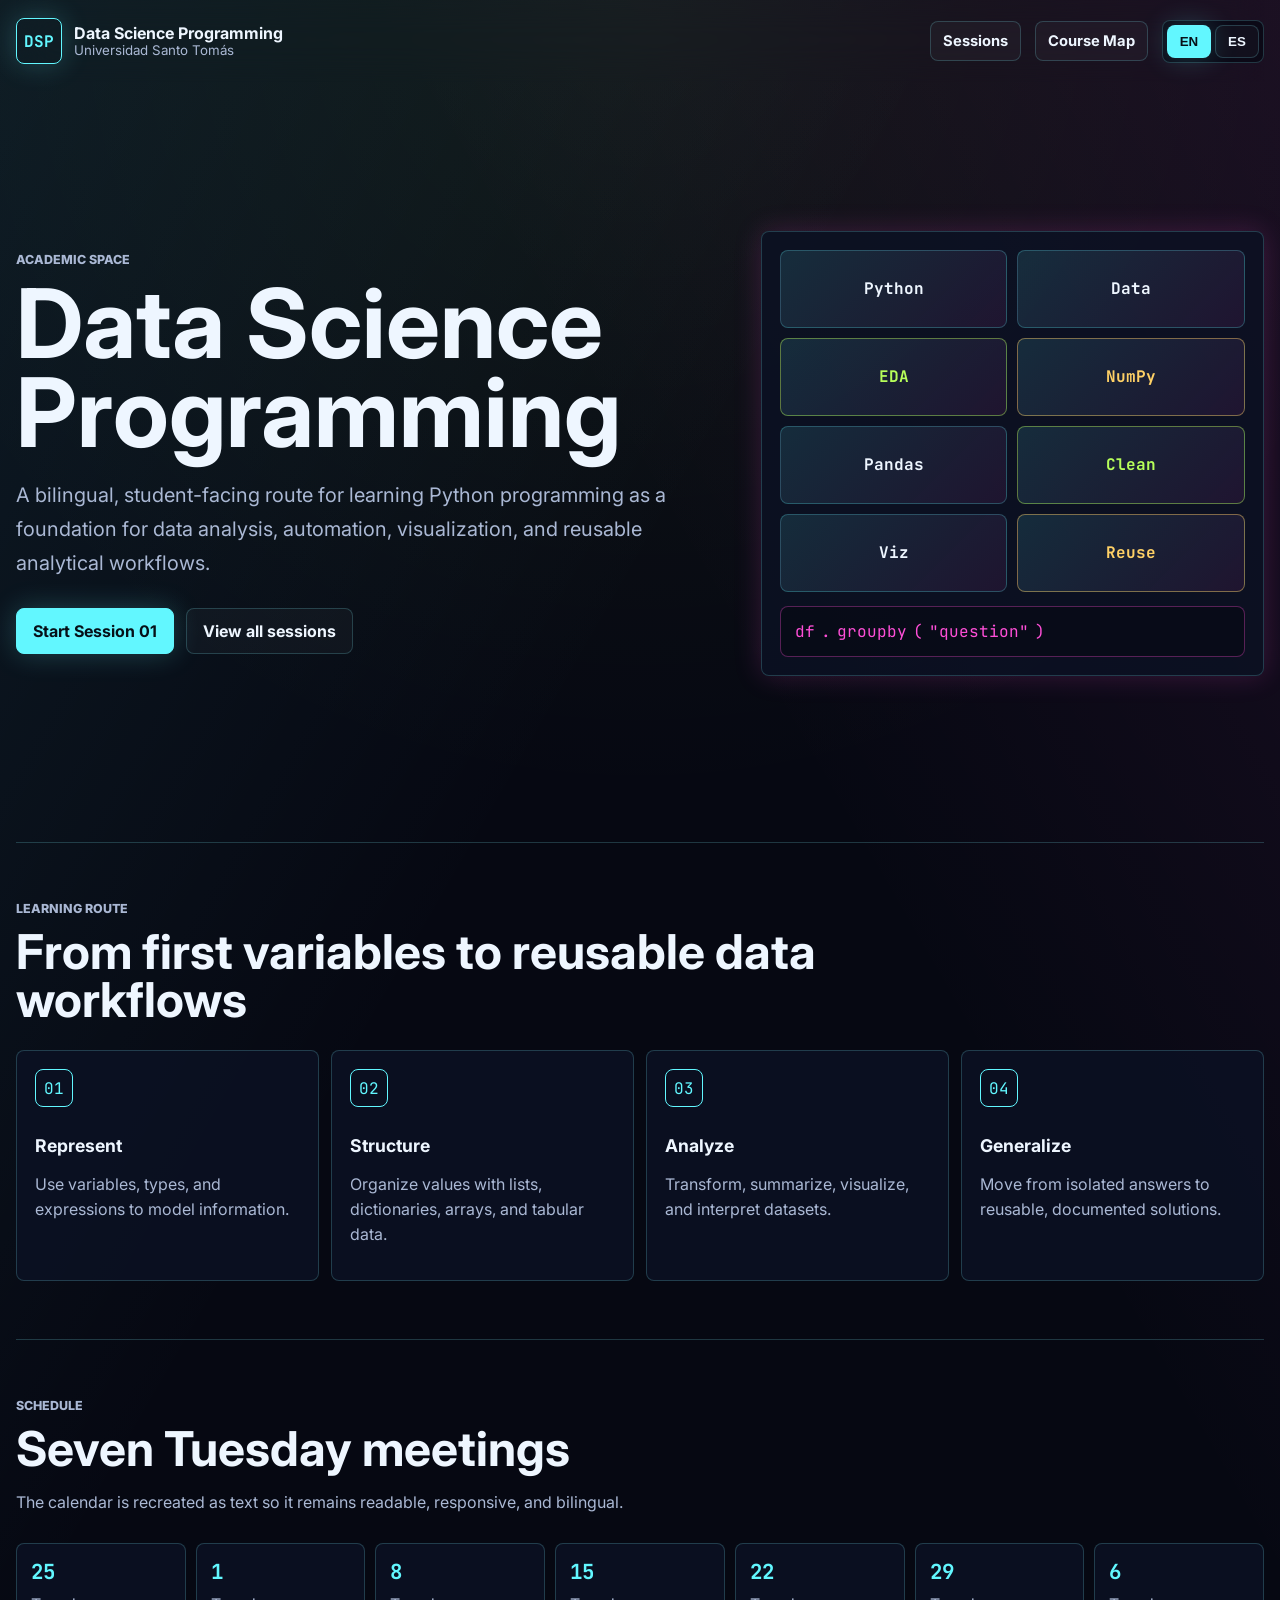
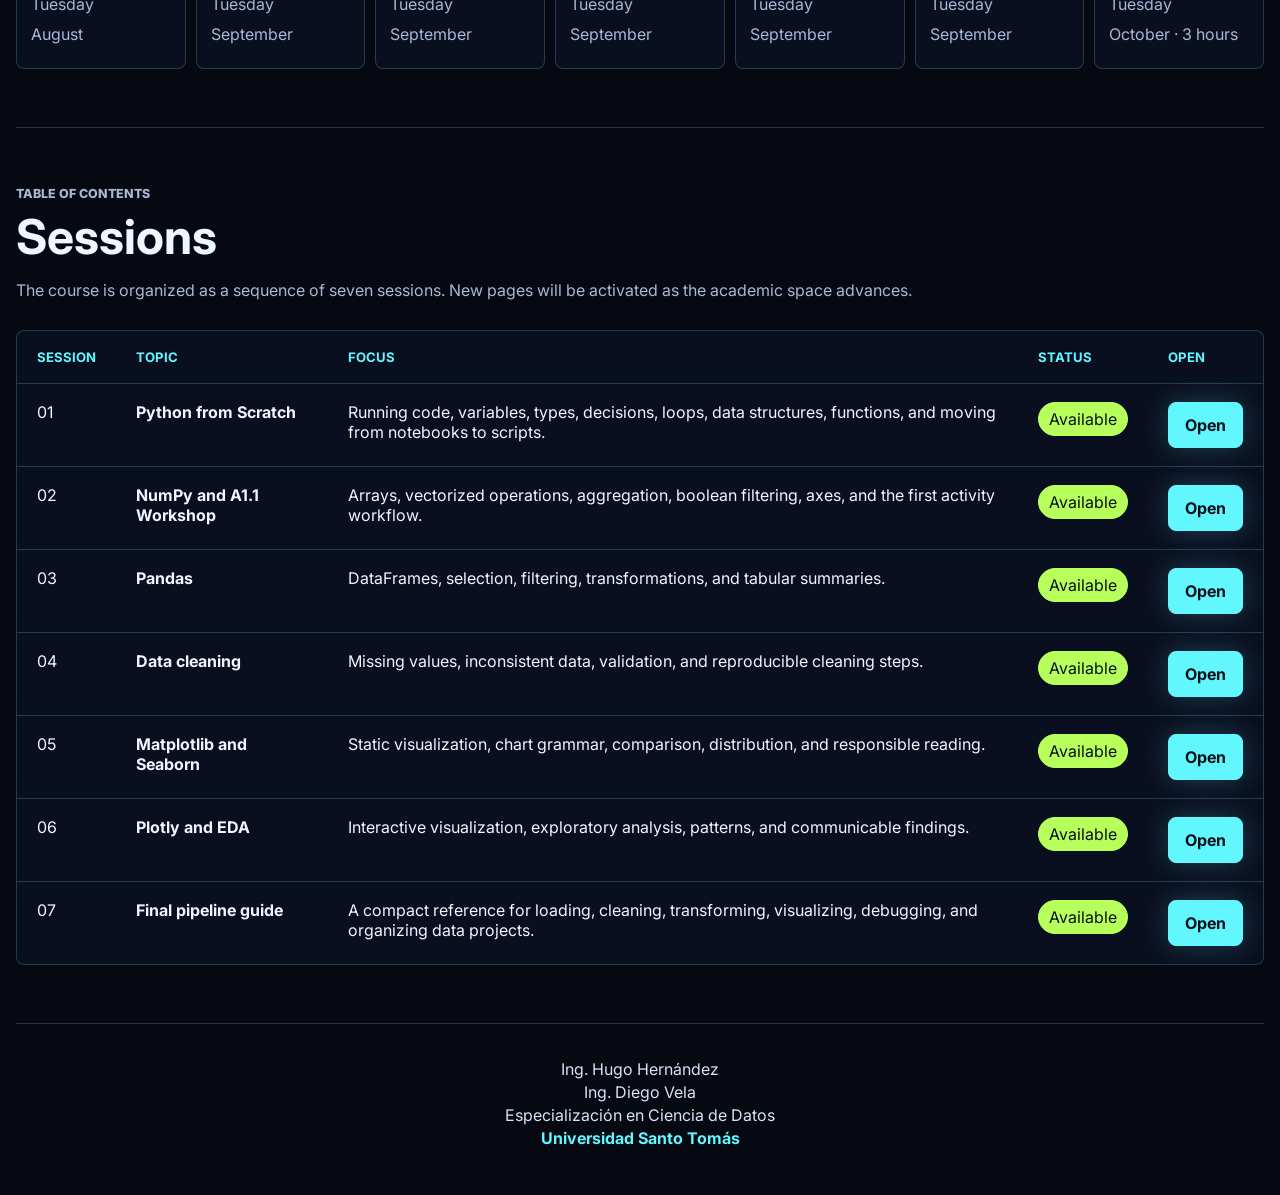
<file: index.html>
<!doctype html>
<html lang="en">
  <head>
    <meta charset="utf-8">
    <meta name="viewport" content="width=device-width, initial-scale=1">
    <meta name="description" content="Bilingual course site for Data Science Programming.">
    <title>Data Science Programming</title>
    <link rel="preconnect" href="https://fonts.googleapis.com">
    <link rel="preconnect" href="https://fonts.gstatic.com" crossorigin>
    <link href="https://fonts.googleapis.com/css2?family=Inter:wght@400;500;600;700;800&family=JetBrains+Mono:wght@400;600&display=swap" rel="stylesheet">
    <link rel="stylesheet" href="styles.css">
  </head>
  <body data-page="home">
    <header class="site-header">
      <a class="brand" href="./" data-i18n-attr="aria-label:brand.homeLabel">
        <span class="brand-mark">DSP</span>
        <span>
          <strong>Data Science Programming</strong>
          <small>Universidad Santo Tomás</small>
        </span>
      </a>
      <nav class="header-actions" data-i18n-attr="aria-label:nav.primaryLabel">
        <a href="#sessions" data-i18n="nav.sessions">Sessions</a>
        <a href="#course-map" data-i18n="nav.map">Course Map</a>
        <div class="language-switch" data-i18n-attr="aria-label:nav.languageLabel">
          <button type="button" class="lang-button is-active" data-lang="en" data-i18n-attr="aria-label:nav.englishLabel;title:nav.englishLabel">EN</button>
          <button type="button" class="lang-button" data-lang="es" data-i18n-attr="aria-label:nav.spanishLabel;title:nav.spanishLabel">ES</button>
        </div>
      </nav>
    </header>

    <main>
      <section class="hero course-hero">
        <div class="hero-copy">
          <p class="eyebrow" data-i18n="home.eyebrow">Academic Space</p>
          <h1 data-i18n="home.title">Data Science Programming</h1>
          <p class="hero-lead" data-i18n="home.lead">
            A bilingual, student-facing route for learning Python programming as a foundation for data analysis, automation, visualization, and reusable analytical workflows.
          </p>
          <div class="hero-actions">
            <a class="button primary" href="sessions/session-01/" data-i18n="home.start">Start Session 01</a>
            <a class="button ghost" href="#sessions" data-i18n="home.viewSessions">View all sessions</a>
          </div>
        </div>
        <div class="hero-panel" aria-label="Course signal">
          <div class="orbit-grid">
            <span>Python</span>
            <span>Data</span>
            <span>EDA</span>
            <span>NumPy</span>
            <span>Pandas</span>
            <span>Clean</span>
            <span>Viz</span>
            <span>Reuse</span>
          </div>
          <div class="code-signal" aria-hidden="true">
            <span>df</span><span>.</span><span>groupby</span><span>(</span><span>"question"</span><span>)</span>
          </div>
        </div>
      </section>

      <section class="section-band" id="course-map">
        <div class="section-heading">
          <p class="eyebrow" data-i18n="map.eyebrow">Learning Route</p>
          <h2 data-i18n="map.title">From first variables to reusable data workflows</h2>
        </div>
        <div class="route-grid">
          <article>
            <span class="route-step">01</span>
            <h3 data-i18n="map.step1.title">Represent</h3>
            <p data-i18n="map.step1.text">Use variables, types, and expressions to model information.</p>
          </article>
          <article>
            <span class="route-step">02</span>
            <h3 data-i18n="map.step2.title">Structure</h3>
            <p data-i18n="map.step2.text">Organize values with lists, dictionaries, arrays, and tabular data.</p>
          </article>
          <article>
            <span class="route-step">03</span>
            <h3 data-i18n="map.step3.title">Analyze</h3>
            <p data-i18n="map.step3.text">Transform, summarize, visualize, and interpret datasets.</p>
          </article>
          <article>
            <span class="route-step">04</span>
            <h3 data-i18n="map.step4.title">Generalize</h3>
            <p data-i18n="map.step4.text">Move from isolated answers to reusable, documented solutions.</p>
          </article>
        </div>
      </section>

      <section class="section-band" id="schedule">
        <div class="section-heading">
          <p class="eyebrow" data-i18n="schedule.eyebrow">Schedule</p>
          <h2 data-i18n="schedule.title">Seven Tuesday meetings</h2>
          <p data-i18n="schedule.note">The calendar is recreated as text so it remains readable, responsive, and bilingual.</p>
        </div>
        <div class="schedule-grid" id="scheduleGrid"></div>
      </section>

      <section class="section-band" id="sessions">
        <div class="section-heading">
          <p class="eyebrow" data-i18n="sessions.eyebrow">Table of Contents</p>
          <h2 data-i18n="sessions.title">Sessions</h2>
          <p data-i18n="sessions.note">The course is organized as a sequence of seven sessions. New pages will be activated as the academic space advances.</p>
        </div>
        <div class="sessions-table-wrap">
          <table class="sessions-table">
            <thead>
              <tr>
                <th data-i18n="table.session">Session</th>
                <th data-i18n="table.topic">Topic</th>
                <th data-i18n="table.focus">Focus</th>
                <th data-i18n="table.status">Status</th>
                <th data-i18n="table.action">Open</th>
              </tr>
            </thead>
            <tbody id="sessionRows"></tbody>
          </table>
        </div>
      </section>
    </main>

    <footer class="site-footer">
      <div class="footer-credits">
        <span>Ing. Hugo Hernández</span>
        <span>Ing. Diego Vela</span>
        <span>Especialización en Ciencia de Datos</span>
        <span>Universidad Santo Tomás</span>
      </div>
    </footer>

    <script src="script.js"></script>
  </body>
</html>
</file>
<file: styles.css>
:root {
  color-scheme: dark;
  --bg: #060812;
  --bg-soft: #0b1020;
  --panel: rgba(12, 18, 36, 0.82);
  --panel-strong: rgba(15, 24, 48, 0.95);
  --text: #eef6ff;
  --muted: #aab8d4;
  --line: rgba(132, 246, 255, 0.2);
  --cyan: #62f7ff;
  --pink: #ff4fd8;
  --lime: #b7ff5a;
  --amber: #ffd166;
  --red: #ff6b8a;
  --shadow-cyan: 0 0 28px rgba(98, 247, 255, 0.22);
  --shadow-pink: 0 0 28px rgba(255, 79, 216, 0.18);
  --radius: 8px;
  --max: 1440px;
  --lesson-max: 1540px;
  font-family: Inter, system-ui, -apple-system, BlinkMacSystemFont, "Segoe UI", sans-serif;
}

* {
  box-sizing: border-box;
}

html {
  scroll-behavior: smooth;
}

body {
  margin: 0;
  min-height: 100vh;
  background:
    linear-gradient(120deg, rgba(98, 247, 255, 0.08), transparent 34%),
    linear-gradient(240deg, rgba(255, 79, 216, 0.08), transparent 32%),
    radial-gradient(circle at 50% 0%, rgba(183, 255, 90, 0.06), transparent 28%),
    var(--bg);
  color: var(--text);
}

a {
  color: var(--cyan);
  text-decoration: none;
}

a:hover {
  color: var(--lime);
}

.site-header,
.site-footer {
  width: min(var(--max), calc(100% - 32px));
  margin: 0 auto;
}

.site-header {
  display: flex;
  align-items: center;
  justify-content: space-between;
  gap: 18px;
  padding: 18px 0;
  position: sticky;
  top: 0;
  z-index: 20;
  backdrop-filter: blur(18px);
}

.brand {
  display: inline-flex;
  align-items: center;
  gap: 12px;
  min-width: 0;
  color: var(--text);
}

.brand-mark {
  display: grid;
  place-items: center;
  width: 46px;
  height: 46px;
  border: 1px solid var(--cyan);
  border-radius: var(--radius);
  color: var(--cyan);
  font-family: "JetBrains Mono", monospace;
  font-weight: 700;
  box-shadow: var(--shadow-cyan);
}

.brand strong,
.brand small {
  display: block;
}

.brand strong {
  line-height: 1.15;
}

.brand small,
.eyebrow {
  color: var(--muted);
}

.header-actions {
  display: flex;
  align-items: center;
  justify-content: flex-end;
  gap: 14px;
  flex-wrap: wrap;
}

.header-actions a,
.lang-button,
.button {
  border: 1px solid var(--line);
  border-radius: var(--radius);
  background: rgba(255, 255, 255, 0.03);
  color: var(--text);
  font-weight: 700;
}

.header-actions a {
  padding: 10px 12px;
  font-size: 0.92rem;
}

.language-switch {
  display: inline-flex;
  gap: 4px;
  padding: 4px;
  border: 1px solid var(--line);
  border-radius: var(--radius);
  background: rgba(6, 8, 18, 0.72);
}

.lang-button {
  min-width: 44px;
  padding: 8px 10px;
  cursor: pointer;
}

.lang-button.is-active {
  color: #071018;
  background: var(--cyan);
  box-shadow: var(--shadow-cyan);
}

main {
  width: min(var(--max), calc(100% - 32px));
  margin: 0 auto;
}

.hero {
  min-height: min(760px, calc(100vh - 118px));
  display: grid;
  grid-template-columns: minmax(0, 1.15fr) minmax(360px, 0.85fr);
  align-items: center;
  gap: clamp(34px, 5vw, 76px);
  padding: 28px 0 46px;
}

.eyebrow {
  margin: 0 0 12px;
  font-size: 0.78rem;
  font-weight: 800;
  letter-spacing: 0;
  text-transform: uppercase;
}

h1,
h2,
h3 {
  letter-spacing: 0;
}

h1 {
  margin: 0;
  max-width: 980px;
  font-size: 6rem;
  line-height: 0.92;
  overflow-wrap: anywhere;
}

h2 {
  margin: 0;
  font-size: 3rem;
  line-height: 1;
  overflow-wrap: anywhere;
}

h3 {
  margin: 0 0 8px;
  font-size: 1.1rem;
}

.hero-lead {
  max-width: 720px;
  margin: 22px 0 0;
  color: var(--muted);
  font-size: 1.25rem;
  line-height: 1.7;
}

.hero-actions {
  display: flex;
  gap: 12px;
  flex-wrap: wrap;
  margin-top: 28px;
}

.button {
  display: inline-flex;
  align-items: center;
  justify-content: center;
  min-height: 46px;
  padding: 12px 16px;
}

.button.primary {
  background: var(--cyan);
  color: #061018;
  border-color: var(--cyan);
  box-shadow: var(--shadow-cyan);
}

.button.ghost:hover {
  border-color: var(--pink);
  box-shadow: var(--shadow-pink);
}

.hero-panel {
  border: 1px solid var(--line);
  border-radius: var(--radius);
  padding: 18px;
  background: var(--panel);
  box-shadow: var(--shadow-pink);
}

.orbit-grid {
  display: grid;
  grid-template-columns: repeat(2, minmax(0, 1fr));
  gap: 10px;
}

.orbit-grid span {
  min-height: 78px;
  display: grid;
  place-items: center;
  border: 1px solid rgba(98, 247, 255, 0.24);
  border-radius: var(--radius);
  background: linear-gradient(135deg, rgba(98, 247, 255, 0.12), rgba(255, 79, 216, 0.08));
  font-family: "JetBrains Mono", monospace;
  font-weight: 700;
}

.orbit-grid span:nth-child(3n) {
  border-color: rgba(183, 255, 90, 0.42);
  color: var(--lime);
}

.orbit-grid span:nth-child(4n) {
  border-color: rgba(255, 209, 102, 0.44);
  color: var(--amber);
}

.code-signal {
  display: flex;
  flex-wrap: wrap;
  gap: 6px;
  margin-top: 14px;
  padding: 14px;
  border: 1px solid rgba(255, 79, 216, 0.32);
  border-radius: var(--radius);
  color: var(--pink);
  font-family: "JetBrains Mono", monospace;
  background: rgba(0, 0, 0, 0.26);
}

.section-band {
  padding: 58px 0;
  border-top: 1px solid var(--line);
}

.section-heading {
  max-width: 980px;
  margin-bottom: 26px;
}

.section-heading p:not(.eyebrow) {
  color: var(--muted);
  line-height: 1.7;
}

.route-grid {
  display: grid;
  grid-template-columns: repeat(4, minmax(0, 1fr));
  gap: 12px;
}

.route-grid article,
.schedule-card,
.sessions-table-wrap,
.lesson-sidebar,
.lesson-shell,
.resource-panel,
.callout,
.terminal-card,
.mini-card,
.level-card,
.final-banner {
  border: 1px solid var(--line);
  border-radius: var(--radius);
  background: var(--panel);
}

.schedule-grid {
  display: grid;
  grid-template-columns: repeat(7, minmax(0, 1fr));
  gap: 10px;
}

.schedule-card {
  min-height: 126px;
  padding: 14px;
}

.schedule-card strong,
.schedule-card span {
  display: block;
}

.schedule-card strong {
  color: var(--cyan);
  font-family: "JetBrains Mono", monospace;
  font-size: 1.3rem;
}

.schedule-card span {
  margin-top: 8px;
  color: var(--muted);
  line-height: 1.4;
}

.route-grid article {
  padding: 18px;
  min-height: 174px;
}

.route-step {
  display: inline-grid;
  place-items: center;
  width: 38px;
  height: 38px;
  margin-bottom: 28px;
  border: 1px solid var(--cyan);
  border-radius: var(--radius);
  color: var(--cyan);
  font-family: "JetBrains Mono", monospace;
}

.route-grid p {
  color: var(--muted);
  line-height: 1.55;
}

.sessions-table-wrap {
  overflow-x: auto;
}

.sessions-table {
  width: 100%;
  border-collapse: collapse;
  min-width: 780px;
}

.sessions-table th,
.sessions-table td {
  padding: 18px 20px;
  text-align: left;
  border-bottom: 1px solid var(--line);
  vertical-align: top;
}

.sessions-table th {
  color: var(--cyan);
  font-size: 0.82rem;
  text-transform: uppercase;
}

.sessions-table tr:last-child td {
  border-bottom: 0;
}

.status-pill {
  display: inline-flex;
  align-items: center;
  min-height: 30px;
  padding: 6px 10px;
  border: 1px solid var(--line);
  border-radius: 999px;
  color: var(--muted);
  white-space: nowrap;
}

.status-pill.ready {
  color: #061018;
  background: var(--lime);
  border-color: var(--lime);
}

.site-footer {
  display: flex;
  flex-direction: column;
  align-items: center;
  gap: 16px;
  justify-content: center;
  padding: 34px 0 44px;
  color: var(--muted);
  border-top: 1px solid var(--line);
  text-align: center;
}

.footer-credits {
  display: block;
  color: #d7e3f6;
  line-height: 1.45;
}

.footer-credits span {
  display: block;
}

.footer-credits span:last-child {
  color: var(--cyan);
  font-weight: 700;
}

.lesson-layout {
  width: min(var(--lesson-max), calc(100% - 32px));
  display: grid;
  grid-template-columns: 250px minmax(0, 1fr);
  gap: 28px;
  align-items: start;
  padding: 22px 0 58px;
}

.lesson-sidebar {
  position: sticky;
  top: 92px;
  max-height: calc(100vh - 116px);
  overflow: auto;
  padding: 14px;
}

.lesson-sidebar ol {
  list-style: none;
  padding: 0;
  margin: 0;
  display: grid;
  gap: 8px;
}

.lesson-sidebar a {
  display: block;
  padding: 8px 9px;
  border-radius: var(--radius);
  color: var(--muted);
  font-size: 0.92rem;
  line-height: 1.32;
}

.lesson-sidebar a:hover {
  background: rgba(98, 247, 255, 0.08);
  color: var(--cyan);
}

.lesson-shell {
  padding: clamp(28px, 4vw, 58px);
  overflow: hidden;
}

.resource-panel {
  display: flex;
  align-items: center;
  justify-content: space-between;
  gap: 18px;
  margin-bottom: 28px;
  padding: 18px;
  background: linear-gradient(135deg, rgba(98, 247, 255, 0.1), rgba(255, 79, 216, 0.08));
}

.resource-panel h2 {
  margin: 0;
  font-size: 1.45rem;
  line-height: 1.2;
}

.resource-panel p:not(.eyebrow) {
  margin: 8px 0 0;
  color: var(--muted);
  line-height: 1.55;
}

.resource-actions {
  display: flex;
  gap: 10px;
  flex: 0 0 auto;
  flex-wrap: wrap;
  justify-content: flex-end;
}

.resource-actions .button {
  flex: 0 0 auto;
}

.lesson-status {
  color: var(--muted);
}

.lesson-status:empty {
  display: none;
}

.markdown-body {
  max-width: 1120px;
  line-height: 1.72;
  color: var(--text);
}

.markdown-body h1 {
  margin: 0 0 18px;
  max-width: 1050px;
  font-size: 4.6rem;
  line-height: 1;
}

.markdown-body h2 {
  margin: 44px 0 16px;
  font-size: 2.15rem;
  line-height: 1.1;
}

.markdown-body h3 {
  margin-top: 26px;
}

.markdown-body p,
.markdown-body li {
  color: #d7e3f6;
}

.markdown-body blockquote {
  margin: 22px 0;
  padding: 16px 18px;
  border-left: 4px solid var(--pink);
  background: rgba(255, 79, 216, 0.08);
  border-radius: var(--radius);
}

.markdown-body table {
  width: 100%;
  display: block;
  overflow-x: auto;
  border-collapse: collapse;
  margin: 20px 0;
}

.markdown-body img {
  max-width: 100%;
  height: auto;
}

.chart-figure {
  margin: 28px 0;
  padding: 16px;
  border: 1px solid var(--line);
  border-radius: var(--radius);
  background: rgba(255, 255, 255, 0.03);
  overflow-x: auto;
}

.chart-figure img {
  display: block;
  width: 100%;
  min-width: 760px;
  border-radius: var(--radius);
}

.chart-figure figcaption {
  margin-top: 12px;
  color: var(--muted);
  font-size: 0.92rem;
  line-height: 1.55;
}

.markdown-body th,
.markdown-body td {
  padding: 12px 14px;
  border: 1px solid var(--line);
}

.markdown-body th {
  color: var(--cyan);
  background: rgba(98, 247, 255, 0.06);
}

.markdown-body pre {
  position: relative;
  overflow-x: auto;
  margin: 0;
  padding: 18px;
  border: 1px solid rgba(98, 247, 255, 0.24);
  border-radius: var(--radius);
  background: #05070e;
  box-shadow: inset 0 0 0 1px rgba(255, 255, 255, 0.02);
}

.code-block {
  position: relative;
  margin: 20px 0;
}

.copy-button {
  position: absolute;
  top: 10px;
  right: 10px;
  z-index: 2;
  min-height: 32px;
  padding: 7px 10px;
  border: 1px solid rgba(98, 247, 255, 0.36);
  border-radius: var(--radius);
  background: rgba(6, 8, 18, 0.86);
  color: var(--cyan);
  cursor: pointer;
  font: 700 0.78rem Inter, system-ui, sans-serif;
}

.copy-button:hover,
.copy-button.is-copied {
  background: var(--cyan);
  color: #061018;
  box-shadow: var(--shadow-cyan);
}

.markdown-body code {
  font-family: "JetBrains Mono", monospace;
  font-size: 0.92em;
}

.markdown-body :not(pre) > code {
  padding: 0.15rem 0.35rem;
  border: 1px solid rgba(98, 247, 255, 0.16);
  border-radius: 6px;
  color: var(--amber);
  background: rgba(255, 209, 102, 0.08);
}

.callout,
.terminal-card,
.mini-card,
.level-card,
.final-banner {
  padding: 1rem 1.1rem;
  margin: 1rem 0;
}

.callout-primary {
  border-left: 5px solid var(--cyan);
  box-shadow: var(--shadow-cyan);
}

.callout-warning {
  border-left: 5px solid var(--amber);
}

.callout-success {
  border-left: 5px solid var(--lime);
}

.terminal-card {
  background: rgba(0, 0, 0, 0.32);
}

.three-grid,
.level-grid {
  display: grid;
  grid-template-columns: repeat(3, minmax(0, 1fr));
  gap: 1rem;
  margin: 1rem 0;
}

.mini-card,
.level-card {
  margin: 0;
  min-width: 0;
}

.level-green {
  border-top: 4px solid var(--lime);
}

.level-yellow {
  border-top: 4px solid var(--amber);
}

.level-red {
  border-top: 4px solid var(--red);
}

.final-banner {
  text-align: center;
  border-color: rgba(183, 255, 90, 0.34);
  box-shadow: 0 0 30px rgba(183, 255, 90, 0.12);
}

details {
  border: 1px solid var(--line);
  border-radius: var(--radius);
  padding: 0.75rem 0.9rem;
  margin: 0.9rem 0;
  background: rgba(255, 255, 255, 0.03);
}

details > summary {
  cursor: pointer;
  font-weight: 800;
  color: var(--cyan);
}

.mermaid {
  display: grid;
  place-items: center;
  overflow-x: auto;
  margin: 24px 0;
  padding: 18px;
  border: 1px solid var(--line);
  border-radius: var(--radius);
  background: rgba(255, 255, 255, 0.03);
}

@media (max-width: 920px) {
  .site-header {
    align-items: flex-start;
    position: static;
  }

  .hero,
  .lesson-layout,
  .route-grid,
  .schedule-grid {
    grid-template-columns: 1fr;
  }

  .hero {
    min-height: auto;
  }

  .lesson-sidebar {
    position: static;
    max-height: 260px;
  }
}

@media (max-width: 720px) {
  .site-header {
    flex-direction: column;
  }

  .header-actions {
    width: 100%;
    justify-content: flex-start;
  }

  .header-actions a {
    flex: 1 1 auto;
    text-align: center;
  }

  .brand {
    width: 100%;
  }

  .hero {
    padding-top: 20px;
  }

  h1 { font-size: 3rem; }
  h2 { font-size: 2rem; }
  .hero-lead { font-size: 1.05rem; }
  .markdown-body h1 { font-size: 2.25rem; }
  .markdown-body h2 { font-size: 1.65rem; }

  .hero-panel,
  .lesson-shell,
  .lesson-sidebar,
  .sessions-table-wrap {
    margin-left: 0;
    margin-right: 0;
  }

  .three-grid,
  .level-grid,
  .orbit-grid {
    grid-template-columns: 1fr;
  }

  .resource-panel {
    align-items: stretch;
    flex-direction: column;
  }

  .resource-actions {
    justify-content: stretch;
  }

  .resource-actions .button {
    width: 100%;
  }

  .chart-figure {
    padding: 10px;
  }

  .chart-figure img {
    min-width: 680px;
  }

  .sessions-table {
    min-width: 0;
  }

  .sessions-table,
  .sessions-table thead,
  .sessions-table tbody,
  .sessions-table tr,
  .sessions-table th,
  .sessions-table td {
    display: block;
  }

  .sessions-table thead {
    display: none;
  }

  .sessions-table tr {
    padding: 14px;
    border-bottom: 1px solid var(--line);
  }

  .sessions-table td {
    border: 0;
    padding: 7px 0;
  }

  .sessions-table td::before {
    content: attr(data-label);
    display: block;
    margin-bottom: 4px;
    color: var(--cyan);
    font-size: 0.72rem;
    font-weight: 800;
    text-transform: uppercase;
  }
}
</file>
